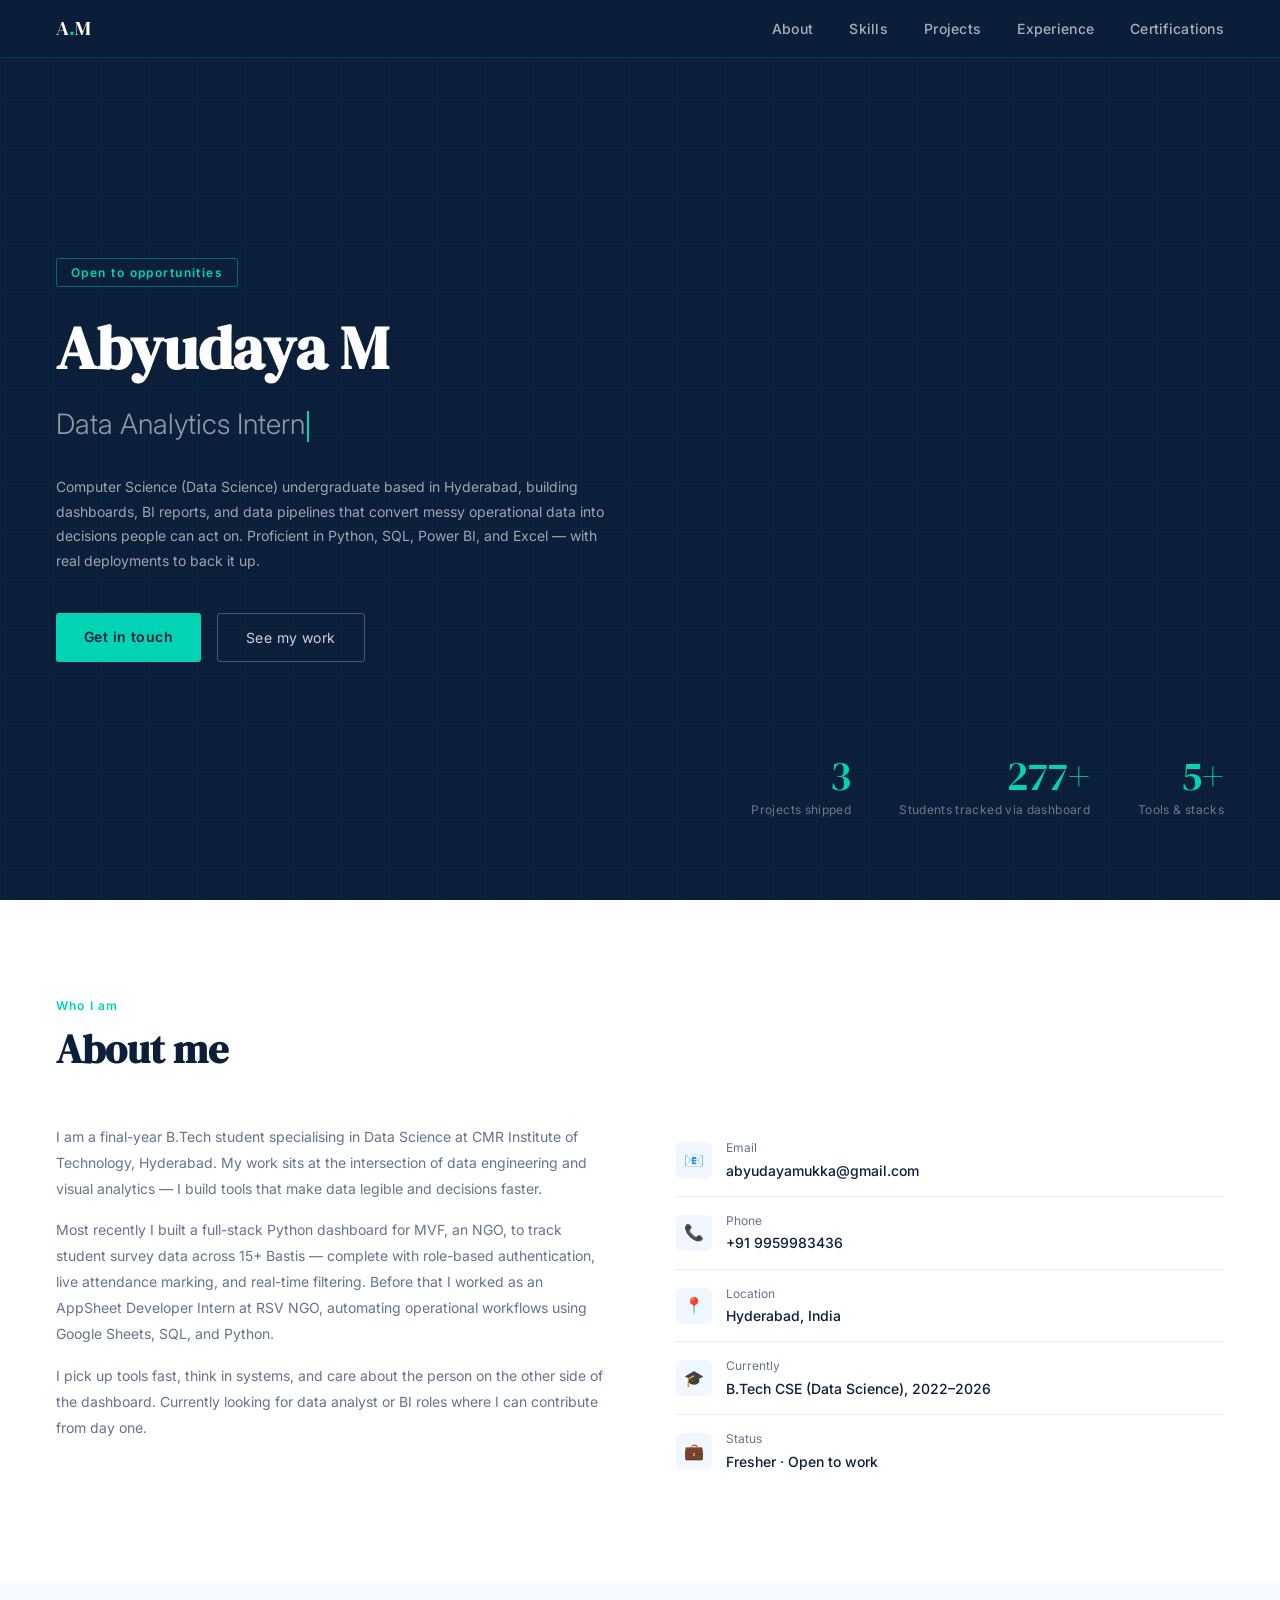
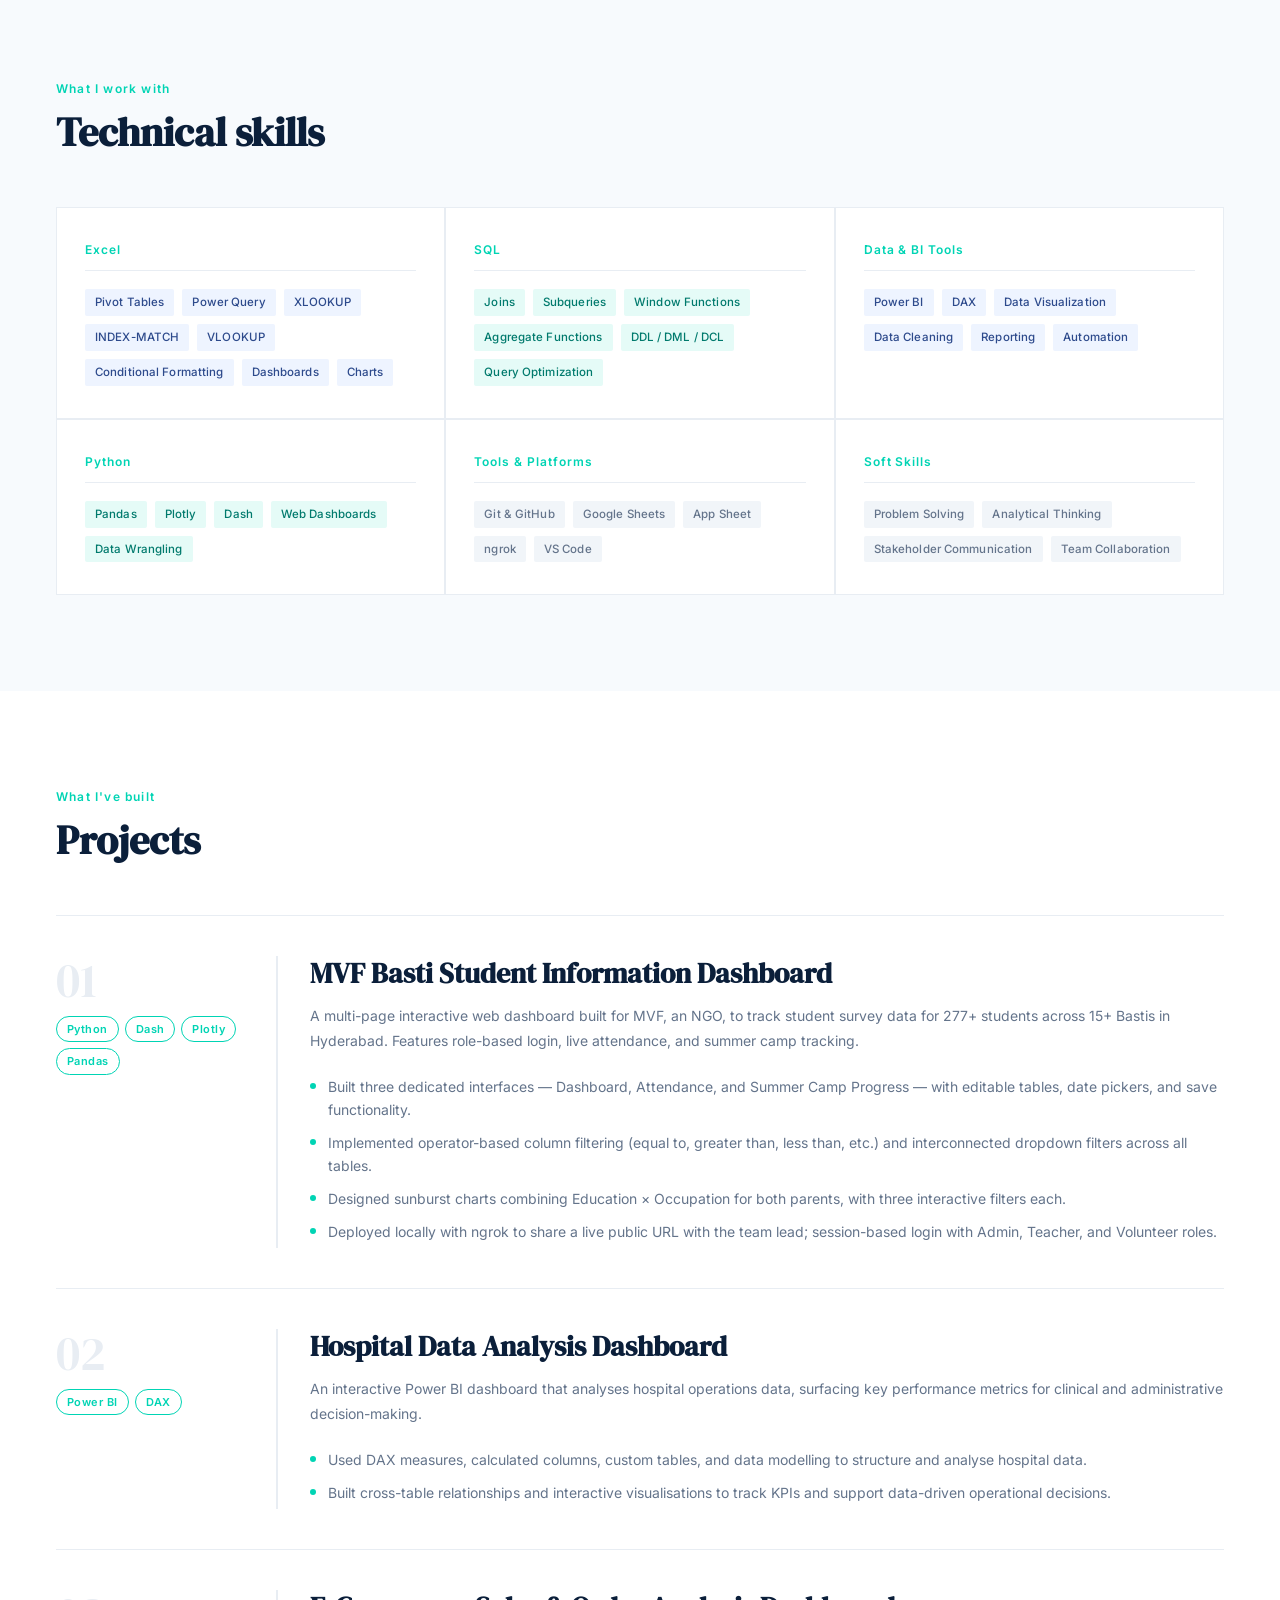
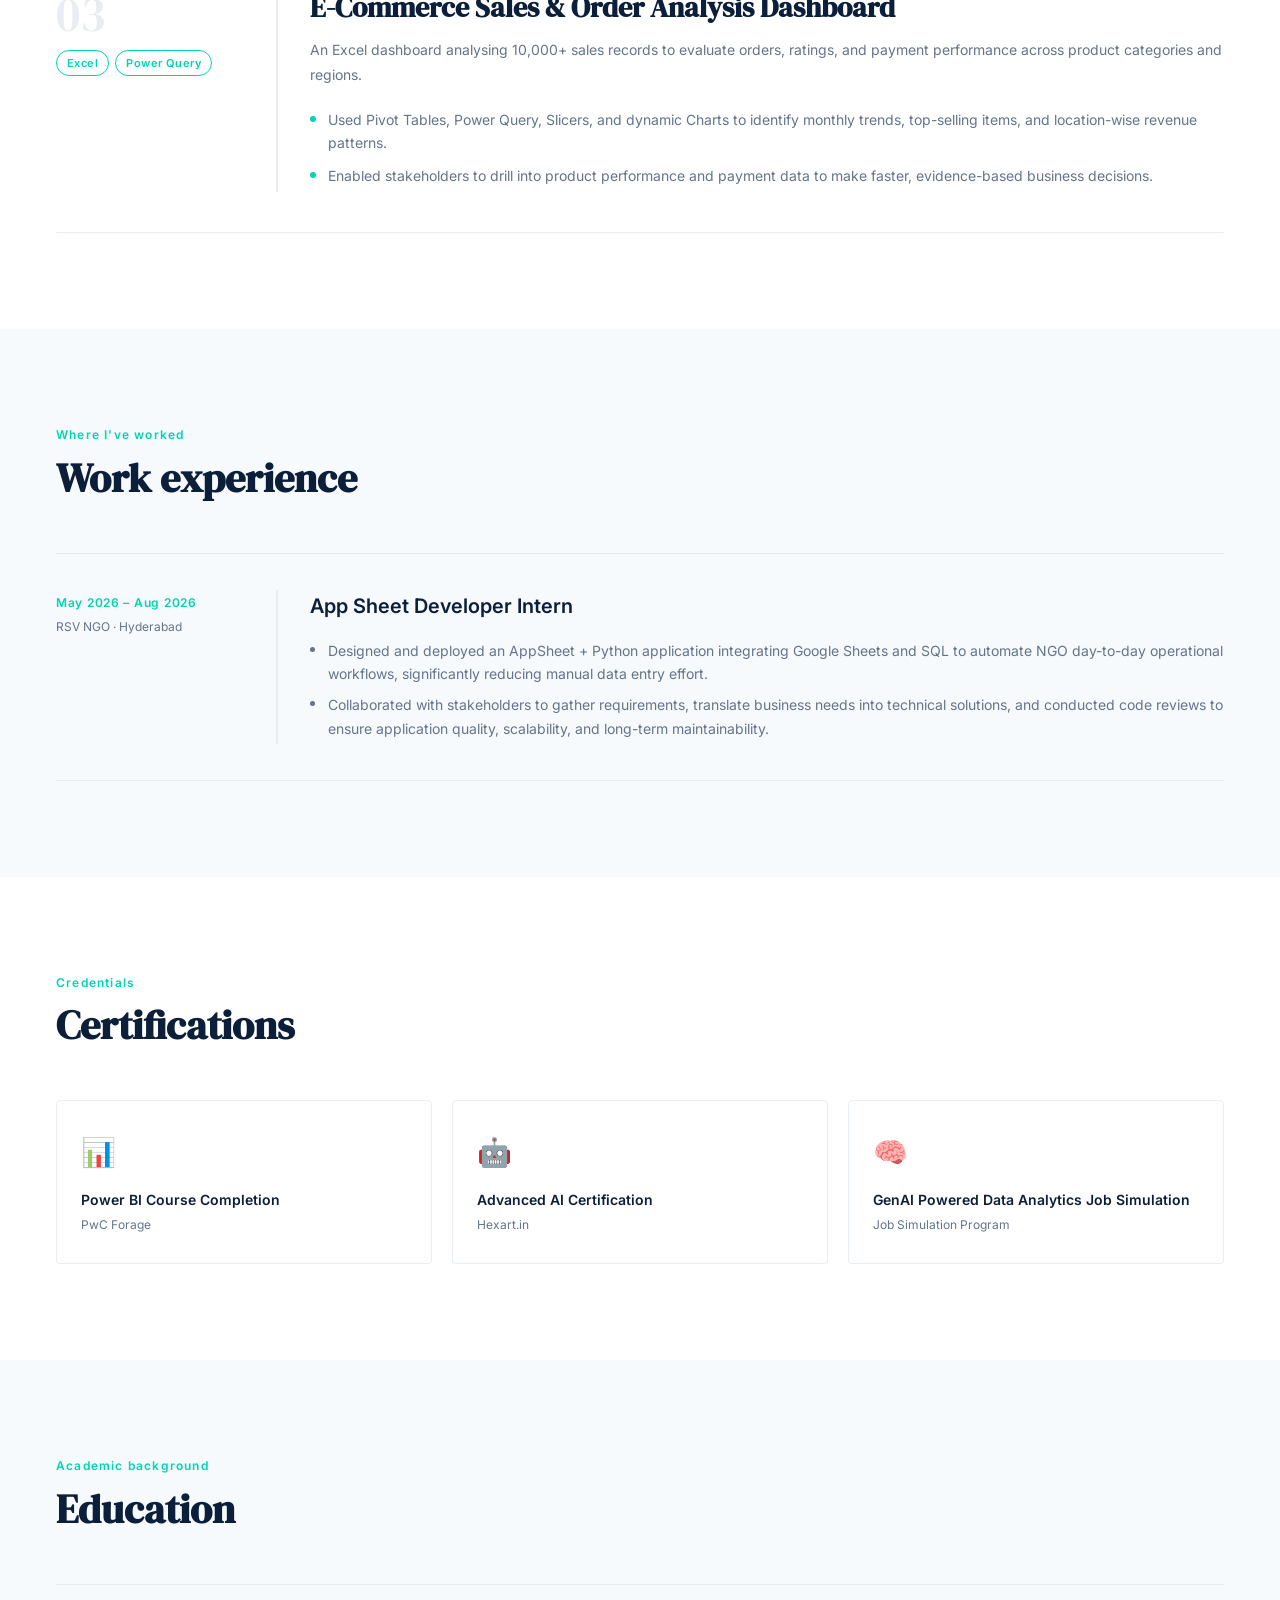
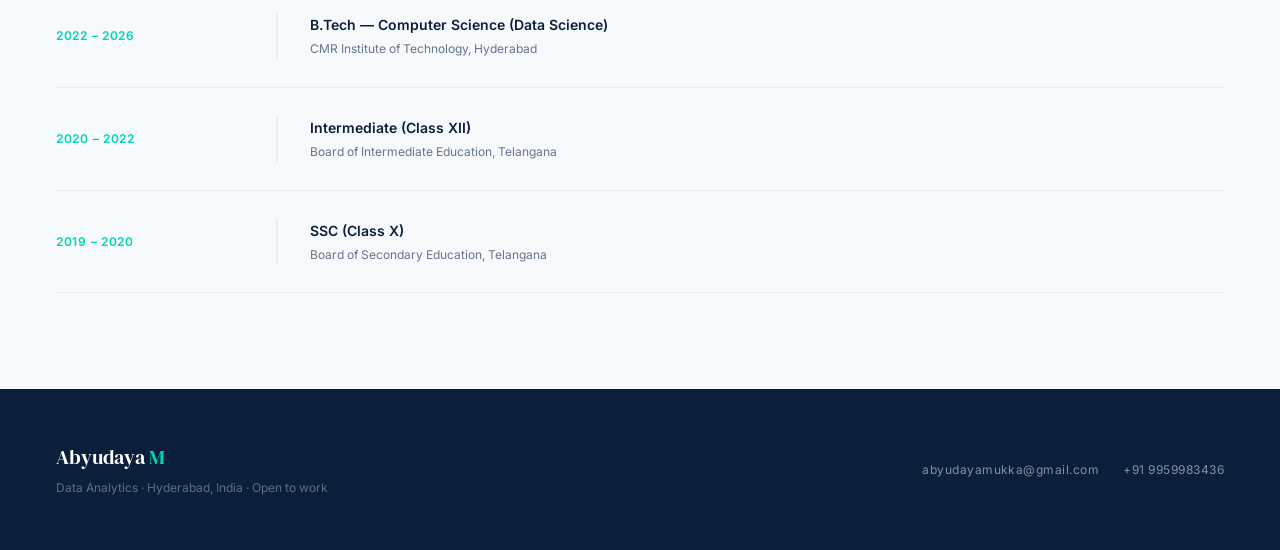
<file: index.html>
<!DOCTYPE html>
<html lang="en">
<head>
<meta charset="UTF-8"/>
<meta name="viewport" content="width=device-width, initial-scale=1.0"/>
<title>Abyudaya M — Data Analytics Portfolio</title>
<link rel="preconnect" href="https://fonts.googleapis.com"/>
<link rel="preconnect" href="https://fonts.gstatic.com" crossorigin/>
<link href="https://fonts.googleapis.com/css2?family=DM+Serif+Display&family=Inter:wght@300;400;500;600&display=swap" rel="stylesheet"/>
<link rel="stylesheet" href="style.css"/>
</head>
<body>

<!-- NAV -->
<nav>
  <div class="nav-logo">A<span>.</span>M</div>
  <ul class="nav-links">
    <li><a href="#about">About</a></li>
    <li><a href="#skills">Skills</a></li>
    <li><a href="#projects">Projects</a></li>
    <li><a href="#experience">Experience</a></li>
    <li><a href="#certifications">Certifications</a></li>
  </ul>
</nav>

<!-- HERO -->
<section id="hero">
  <div class="hero-grid"></div>
  <div class="hero-content">
    <div class="hero-tag">Open to opportunities</div>
    <h1 class="hero-name">Abyudaya M</h1>
    <div class="hero-title" id="typed-title"><span class="cursor"></span></div>
    <p class="hero-bio">
      Computer Science (Data Science) undergraduate based in Hyderabad, building
      dashboards, BI reports, and data pipelines that convert messy operational
      data into decisions people can act on. Proficient in Python, SQL, Power BI,
      and Excel — with real deployments to back it up.
    </p>
    <div class="hero-actions">
      <a href="mailto:abyudayamukka@gmail.com" class="btn-primary">Get in touch</a>
      <a href="#projects" class="btn-outline">See my work</a>
    </div>
  </div>
  <div class="hero-stats">
    <div class="stat">
      <div class="stat-num">3</div>
      <div class="stat-label">Projects shipped</div>
    </div>
    <div class="stat">
      <div class="stat-num">277+</div>
      <div class="stat-label">Students tracked via dashboard</div>
    </div>
    <div class="stat">
      <div class="stat-num">5+</div>
      <div class="stat-label">Tools & stacks</div>
    </div>
  </div>
</section>

<!-- ABOUT -->
<section id="about">
  <div class="section-label">Who I am</div>
  <h2 class="section-heading">About me</h2>
  <div class="about-grid">
    <div class="about-text">
      <p>
        I am a final-year B.Tech student specialising in Data Science at CMR Institute
        of Technology, Hyderabad. My work sits at the intersection of data engineering
        and visual analytics — I build tools that make data legible and decisions faster.
      </p>
      <p>
        Most recently I built a full-stack Python dashboard for MVF, an NGO, to track
        student survey data across 15+ Bastis — complete with role-based authentication,
        live attendance marking, and real-time filtering. Before that I worked as an
        AppSheet Developer Intern at RSV NGO, automating operational workflows using
        Google Sheets, SQL, and Python.
      </p>
      <p>
        I pick up tools fast, think in systems, and care about the person on the other
        side of the dashboard. Currently looking for data analyst or BI roles where I
        can contribute from day one.
      </p>
    </div>
    <div class="about-right">
      <ul class="contact-list">
        <li>
          <div class="contact-icon">📧</div>
          <div>
            <div class="contact-label">Email</div>
            <a href="mailto:abyudayamukka@gmail.com" class="contact-val">abyudayamukka@gmail.com</a>
          </div>
        </li>
        <li>
          <div class="contact-icon">📞</div>
          <div>
            <div class="contact-label">Phone</div>
            <div class="contact-val">+91 9959983436</div>
          </div>
        </li>
        <li>
          <div class="contact-icon">📍</div>
          <div>
            <div class="contact-label">Location</div>
            <div class="contact-val">Hyderabad, India</div>
          </div>
        </li>
        <li>
          <div class="contact-icon">🎓</div>
          <div>
            <div class="contact-label">Currently</div>
            <div class="contact-val">B.Tech CSE (Data Science), 2022–2026</div>
          </div>
        </li>
        <li>
          <div class="contact-icon">💼</div>
          <div>
            <div class="contact-label">Status</div>
            <div class="contact-val">Fresher · Open to work</div>
          </div>
        </li>
      </ul>
    </div>
  </div>
</section>

<!-- SKILLS -->
<section id="skills">
  <div class="section-label">What I work with</div>
  <h2 class="section-heading">Technical skills</h2>
  <div class="skills-grid">
    <div class="skill-group">
      <div class="skill-group-title">Excel</div>
      <div class="skill-tags">
        <span class="tag">Pivot Tables</span>
        <span class="tag">Power Query</span>
        <span class="tag">XLOOKUP</span>
        <span class="tag">INDEX-MATCH</span>
        <span class="tag">VLOOKUP</span>
        <span class="tag">Conditional Formatting</span>
        <span class="tag">Dashboards</span>
        <span class="tag">Charts</span>
      </div>
    </div>
    <div class="skill-group">
      <div class="skill-group-title">SQL</div>
      <div class="skill-tags">
        <span class="tag teal">Joins</span>
        <span class="tag teal">Subqueries</span>
        <span class="tag teal">Window Functions</span>
        <span class="tag teal">Aggregate Functions</span>
        <span class="tag teal">DDL / DML / DCL</span>
        <span class="tag teal">Query Optimization</span>
      </div>
    </div>
    <div class="skill-group">
      <div class="skill-group-title">Data & BI Tools</div>
      <div class="skill-tags">
        <span class="tag">Power BI</span>
        <span class="tag">DAX</span>
        <span class="tag">Data Visualization</span>
        <span class="tag">Data Cleaning</span>
        <span class="tag">Reporting</span>
        <span class="tag">Automation</span>
      </div>
    </div>
    <div class="skill-group">
      <div class="skill-group-title">Python</div>
      <div class="skill-tags">
        <span class="tag teal">Pandas</span>
        <span class="tag teal">Plotly</span>
        <span class="tag teal">Dash</span>
        <span class="tag teal">Web Dashboards</span>
        <span class="tag teal">Data Wrangling</span>
      </div>
    </div>
    <div class="skill-group">
      <div class="skill-group-title">Tools & Platforms</div>
      <div class="skill-tags">
        <span class="tag slate">Git & GitHub</span>
        <span class="tag slate">Google Sheets</span>
        <span class="tag slate">App Sheet</span>
        <span class="tag slate">ngrok</span>
        <span class="tag slate">VS Code</span>
      </div>
    </div>
    <div class="skill-group">
      <div class="skill-group-title">Soft Skills</div>
      <div class="skill-tags">
        <span class="tag slate">Problem Solving</span>
        <span class="tag slate">Analytical Thinking</span>
        <span class="tag slate">Stakeholder Communication</span>
        <span class="tag slate">Team Collaboration</span>
      </div>
    </div>
  </div>
</section>

<!-- PROJECTS -->
<section id="projects">
  <div class="section-label">What I've built</div>
  <h2 class="section-heading">Projects</h2>

  <div class="project-row">
    <div class="project-meta">
      <div class="project-num">01</div>
      <div class="project-tech">
        <span class="tech-pill">Python</span>
        <span class="tech-pill">Dash</span>
        <span class="tech-pill">Plotly</span>
        <span class="tech-pill">Pandas</span>
      </div>
    </div>
    <div class="project-body">
      <h3 class="project-title">MVF Basti Student Information Dashboard</h3>
      <p class="project-desc">
        A multi-page interactive web dashboard built for MVF, an NGO, to track
        student survey data for 277+ students across 15+ Bastis in Hyderabad.
        Features role-based login, live attendance, and summer camp tracking.
      </p>
      <ul class="project-bullets">
        <li>Built three dedicated interfaces — Dashboard, Attendance, and Summer Camp Progress — with editable tables, date pickers, and save functionality.</li>
        <li>Implemented operator-based column filtering (equal to, greater than, less than, etc.) and interconnected dropdown filters across all tables.</li>
        <li>Designed sunburst charts combining Education × Occupation for both parents, with three interactive filters each.</li>
        <li>Deployed locally with ngrok to share a live public URL with the team lead; session-based login with Admin, Teacher, and Volunteer roles.</li>
      </ul>
    </div>
  </div>

  <div class="project-row">
    <div class="project-meta">
      <div class="project-num">02</div>
      <div class="project-tech">
        <span class="tech-pill">Power BI</span>
        <span class="tech-pill">DAX</span>
      </div>
    </div>
    <div class="project-body">
      <h3 class="project-title">Hospital Data Analysis Dashboard</h3>
      <p class="project-desc">
        An interactive Power BI dashboard that analyses hospital operations data,
        surfacing key performance metrics for clinical and administrative decision-making.
      </p>
      <ul class="project-bullets">
        <li>Used DAX measures, calculated columns, custom tables, and data modelling to structure and analyse hospital data.</li>
        <li>Built cross-table relationships and interactive visualisations to track KPIs and support data-driven operational decisions.</li>
      </ul>
    </div>
  </div>

  <div class="project-row">
    <div class="project-meta">
      <div class="project-num">03</div>
      <div class="project-tech">
        <span class="tech-pill">Excel</span>
        <span class="tech-pill">Power Query</span>
      </div>
    </div>
    <div class="project-body">
      <h3 class="project-title">E-Commerce Sales & Order Analysis Dashboard</h3>
      <p class="project-desc">
        An Excel dashboard analysing 10,000+ sales records to evaluate orders,
        ratings, and payment performance across product categories and regions.
      </p>
      <ul class="project-bullets">
        <li>Used Pivot Tables, Power Query, Slicers, and dynamic Charts to identify monthly trends, top-selling items, and location-wise revenue patterns.</li>
        <li>Enabled stakeholders to drill into product performance and payment data to make faster, evidence-based business decisions.</li>
      </ul>
    </div>
  </div>
</section>

<!-- EXPERIENCE -->
<section id="experience">
  <div class="section-label">Where I've worked</div>
  <h2 class="section-heading">Work experience</h2>
  <div class="exp-row">
    <div>
      <div class="exp-date">May 2026 – Aug 2026</div>
      <div class="exp-org">RSV NGO · Hyderabad</div>
    </div>
    <div class="exp-body">
      <div class="exp-title">App Sheet Developer Intern</div>
      <ul class="exp-bullets">
        <li>Designed and deployed an AppSheet + Python application integrating Google Sheets and SQL to automate NGO day-to-day operational workflows, significantly reducing manual data entry effort.</li>
        <li>Collaborated with stakeholders to gather requirements, translate business needs into technical solutions, and conducted code reviews to ensure application quality, scalability, and long-term maintainability.</li>
      </ul>
    </div>
  </div>
</section>

<!-- CERTIFICATIONS -->
<section id="certifications">
  <div class="section-label">Credentials</div>
  <h2 class="section-heading">Certifications</h2>
  <div class="cert-grid">
    <div class="cert-card">
      <div class="cert-icon">📊</div>
      <div class="cert-name">Power BI Course Completion</div>
      <div class="cert-issuer">PwC Forage</div>
    </div>
    <div class="cert-card">
      <div class="cert-icon">🤖</div>
      <div class="cert-name">Advanced AI Certification</div>
      <div class="cert-issuer">Hexart.in</div>
    </div>
    <div class="cert-card">
      <div class="cert-icon">🧠</div>
      <div class="cert-name">GenAI Powered Data Analytics Job Simulation</div>
      <div class="cert-issuer">Job Simulation Program</div>
    </div>
  </div>
</section>

<!-- EDUCATION -->
<section id="education">
  <div class="section-label">Academic background</div>
  <h2 class="section-heading">Education</h2>
  <div class="edu-row">
    <div class="edu-year">2022 – 2026</div>
    <div class="edu-body">
      <div class="edu-degree">B.Tech — Computer Science (Data Science)</div>
      <div class="edu-inst">CMR Institute of Technology, Hyderabad</div>
    </div>
  </div>
  <div class="edu-row">
    <div class="edu-year">2020 – 2022</div>
    <div class="edu-body">
      <div class="edu-degree">Intermediate (Class XII)</div>
      <div class="edu-inst">Board of Intermediate Education, Telangana</div>
    </div>
  </div>
  <div class="edu-row">
    <div class="edu-year">2019 – 2020</div>
    <div class="edu-body">
      <div class="edu-degree">SSC (Class X)</div>
      <div class="edu-inst">Board of Secondary Education, Telangana</div>
    </div>
  </div>
</section>

<!-- FOOTER -->
<footer>
  <div>
    <div class="footer-name">Abyudaya <span>M</span></div>
    <div class="footer-note">Data Analytics · Hyderabad, India · Open to work</div>
  </div>
  <div class="footer-links">
    <a href="mailto:abyudayamukka@gmail.com">abyudayamukka@gmail.com</a>
    <a href="tel:+919959983436">+91 9959983436</a>
  </div>
</footer>
<script src="script.js"></script>
</body>
</html>
</file>
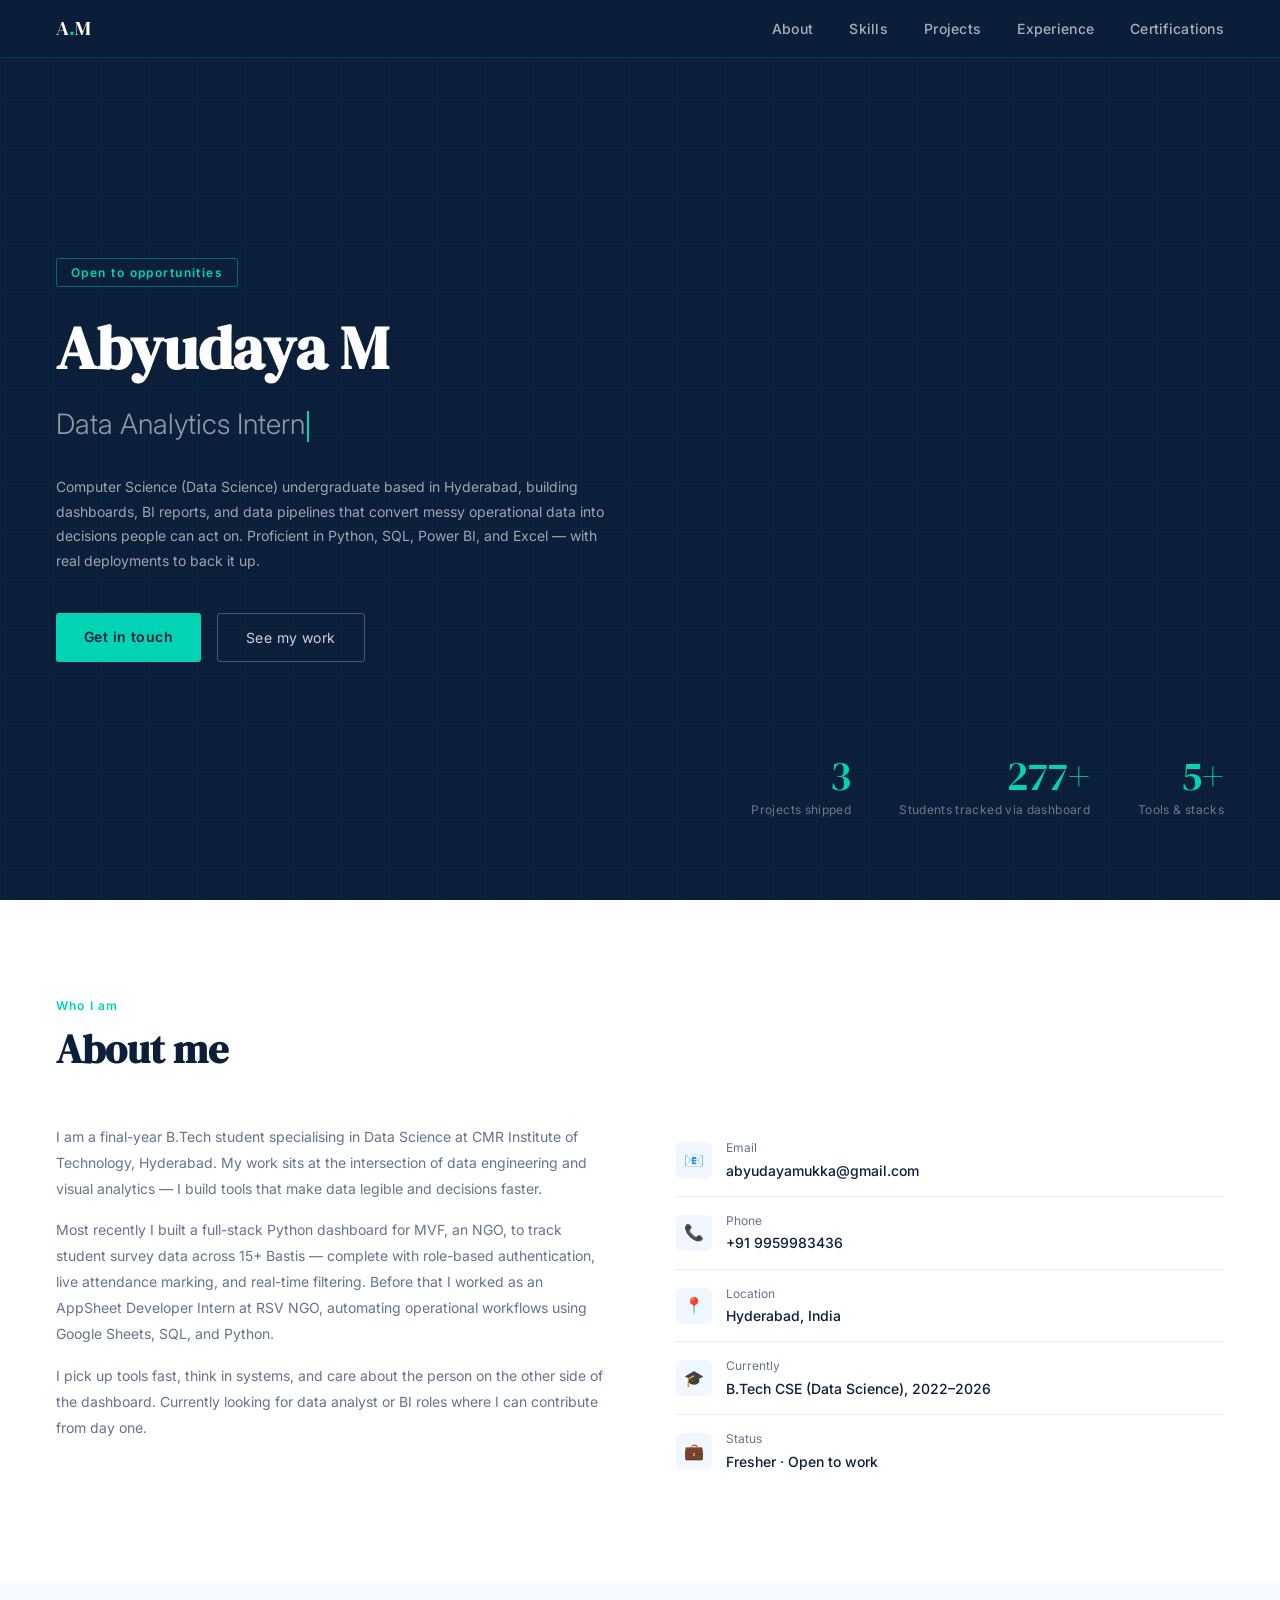
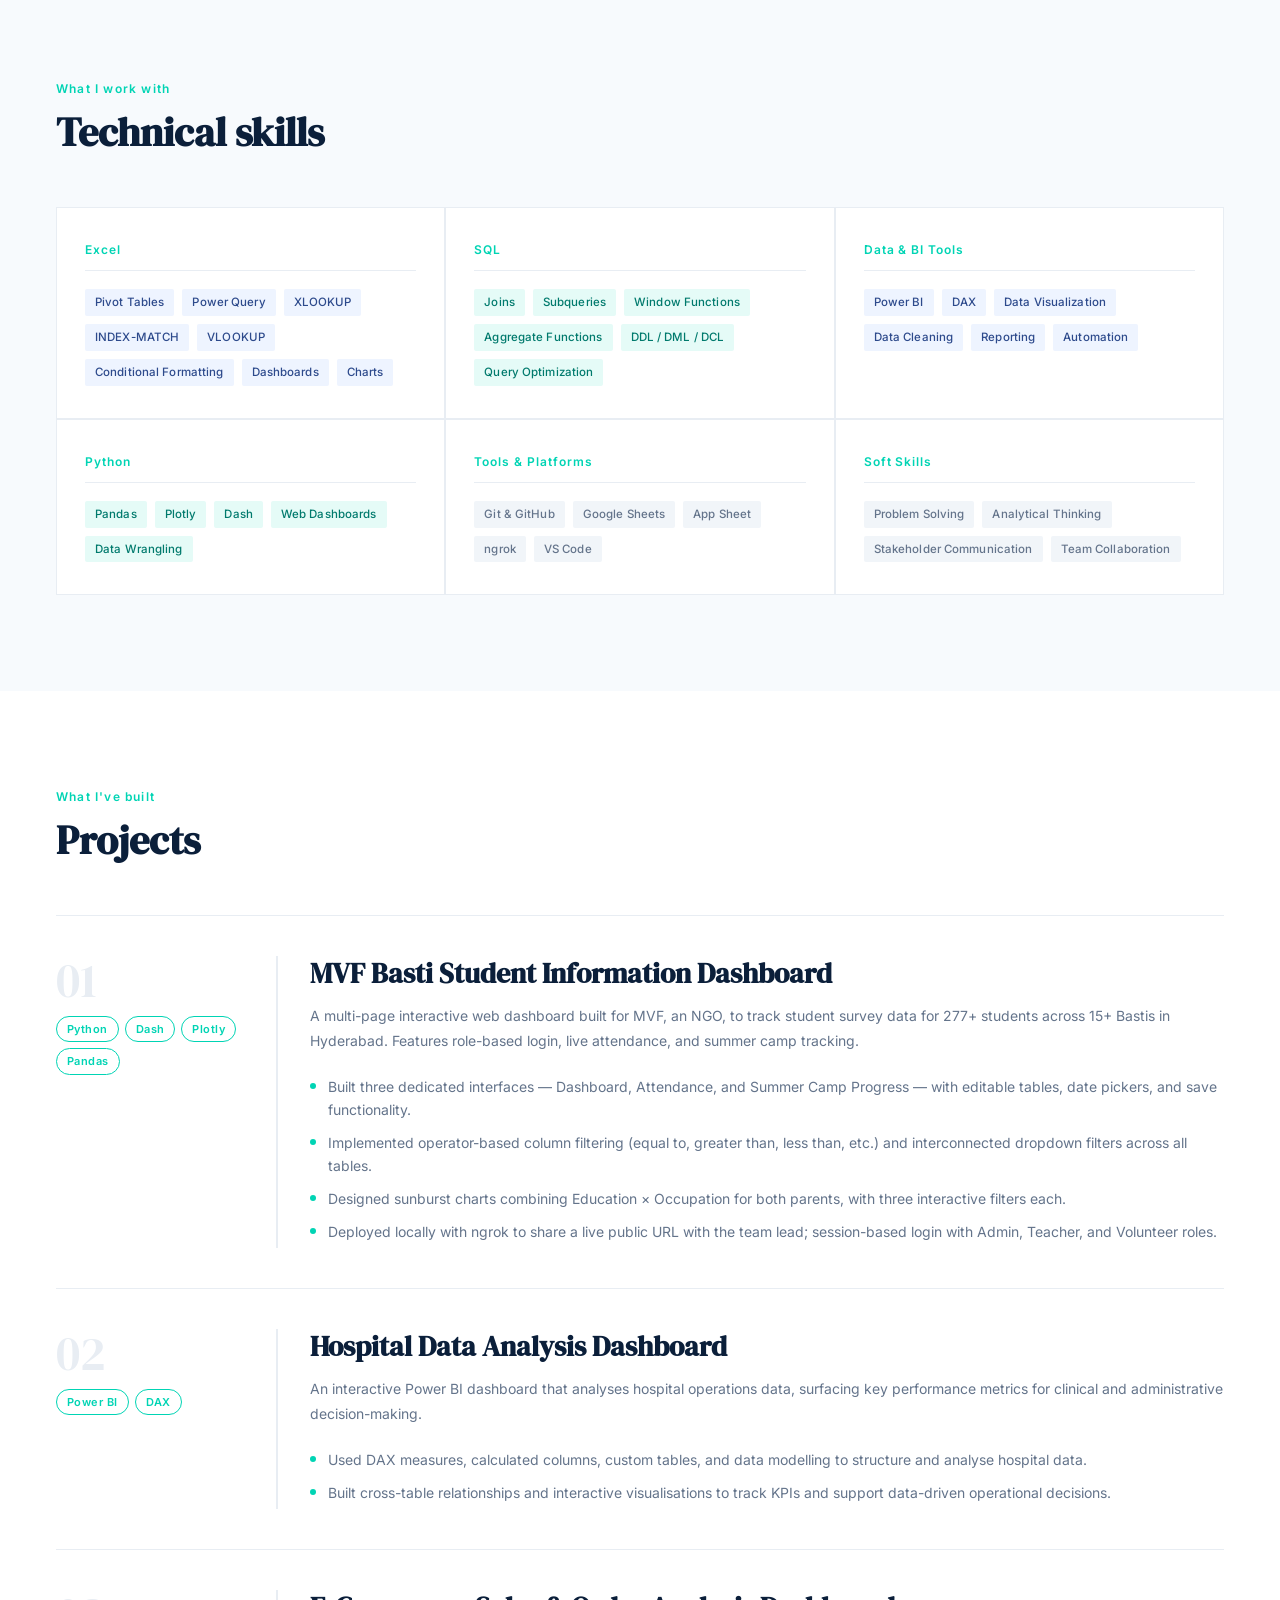
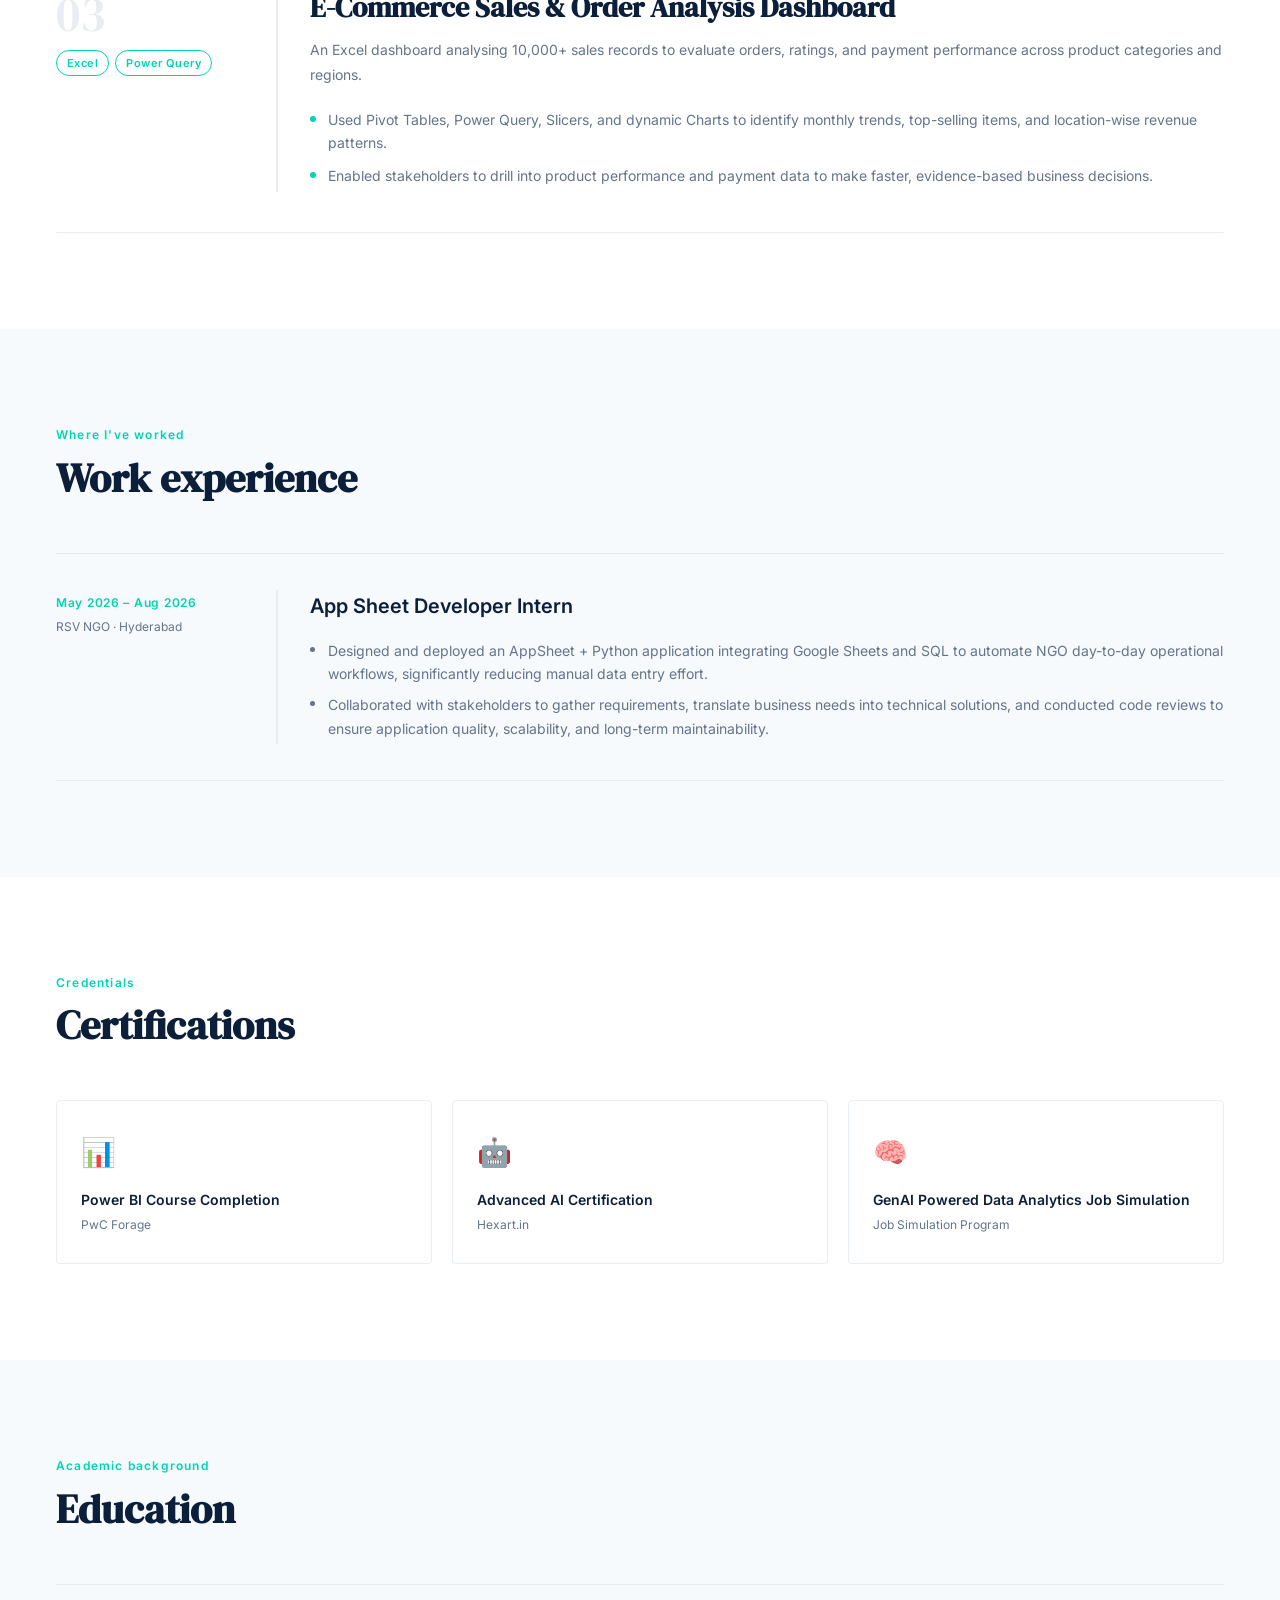
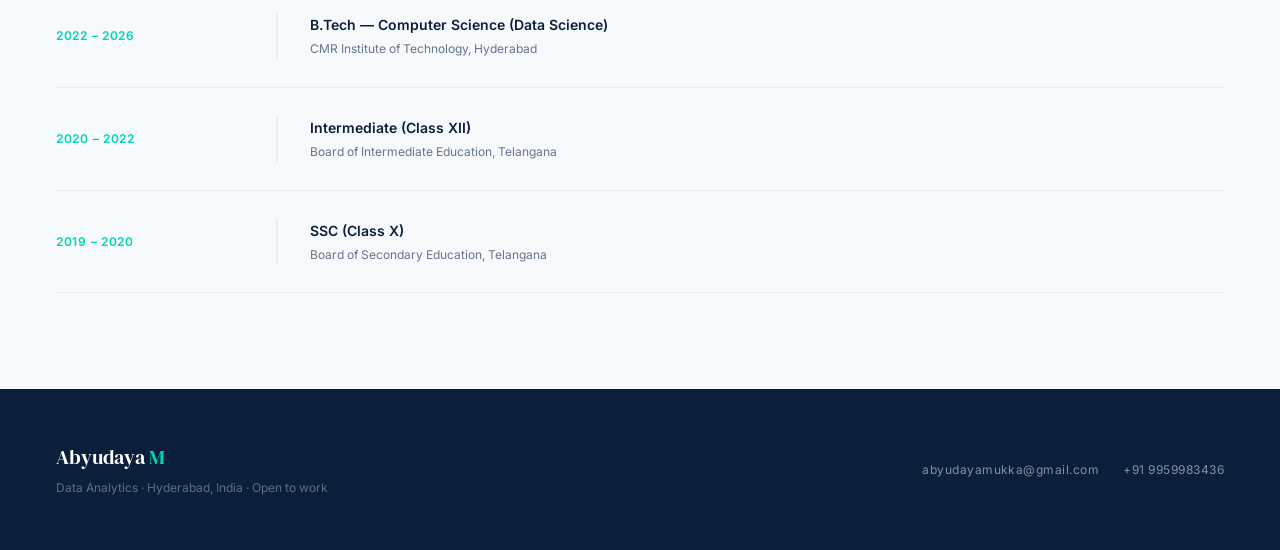
<file: main.html.html>
<!DOCTYPE html>
<html lang="en">
<head>
<meta charset="UTF-8"/>
<meta name="viewport" content="width=device-width, initial-scale=1.0"/>
<title>Abyudaya M — Data Analytics Portfolio</title>
<link rel="preconnect" href="https://fonts.googleapis.com"/>
<link rel="preconnect" href="https://fonts.gstatic.com" crossorigin/>
<link href="https://fonts.googleapis.com/css2?family=DM+Serif+Display&family=Inter:wght@300;400;500;600&display=swap" rel="stylesheet"/>
<style>
  *, *::before, *::after { box-sizing: border-box; margin: 0; padding: 0; }

  :root {
    --navy:   #0B1F3A;
    --navy2:  #112845;
    --teal:   #00D4B4;
    --slate:  #64748B;
    --light:  #E8EDF3;
    --white:  #FFFFFF;
    --fs-xs:  0.75rem;
    --fs-sm:  0.875rem;
    --fs-md:  1rem;
    --fs-lg:  1.25rem;
    --fs-xl:  1.75rem;
    --fs-2xl: 2.5rem;
    --fs-3xl: 3.8rem;
  }

  html { scroll-behavior: smooth; }

  body {
    font-family: 'Inter', sans-serif;
    background: var(--white);
    color: var(--navy);
    line-height: 1.65;
    font-size: var(--fs-md);
  }

  /* ── NAV ───────────────────────────────────────────────── */
  nav {
    position: fixed; top: 0; left: 0; right: 0; z-index: 100;
    background: rgba(11,31,58,0.96);
    backdrop-filter: blur(8px);
    display: flex; justify-content: space-between; align-items: center;
    padding: 0 56px; height: 58px;
    border-bottom: 1px solid rgba(0,212,180,0.15);
  }
  .nav-logo {
    font-family: 'DM Serif Display', serif;
    color: var(--white); font-size: var(--fs-lg);
    letter-spacing: 0.01em;
  }
  .nav-logo span { color: var(--teal); }
  .nav-links { display: flex; gap: 36px; list-style: none; }
  .nav-links a {
    color: rgba(255,255,255,0.65); text-decoration: none;
    font-size: var(--fs-sm); font-weight: 500; letter-spacing: 0.02em;
    transition: color 0.2s;
  }
  .nav-links a:hover { color: var(--teal); }

  /* ── HERO ──────────────────────────────────────────────── */
  #hero {
    min-height: 100vh;
    background: var(--navy);
    display: flex; align-items: center;
    padding: 100px 56px 80px;
    position: relative; overflow: hidden;
  }
  .hero-grid {
    position: absolute; inset: 0; opacity: 0.04;
    background-image:
      linear-gradient(rgba(0,212,180,1) 1px, transparent 1px),
      linear-gradient(90deg, rgba(0,212,180,1) 1px, transparent 1px);
    background-size: 48px 48px;
  }
  .hero-content { position: relative; max-width: 760px; }
  .hero-tag {
    display: inline-block;
    color: var(--teal); font-size: var(--fs-xs);
    font-weight: 600; letter-spacing: 0.12em;
    border: 1px solid rgba(0,212,180,0.4);
    padding: 4px 14px; border-radius: 2px; margin-bottom: 28px;
  }
  .hero-name {
    font-family: 'DM Serif Display', serif;
    font-size: var(--fs-3xl);
    color: var(--white);
    line-height: 1.08;
    margin-bottom: 20px;
  }
  .hero-title {
    font-size: var(--fs-xl);
    color: rgba(255,255,255,0.55);
    font-weight: 300;
    margin-bottom: 28px;
    min-height: 2.2rem;
  }
  .cursor {
    display: inline-block; width: 2px; height: 1.1em;
    background: var(--teal); margin-left: 2px;
    animation: blink 1s step-end infinite;
    vertical-align: middle;
  }
  @keyframes blink { 50% { opacity: 0; } }
  .hero-bio {
    color: rgba(255,255,255,0.6);
    font-size: var(--fs-sm); line-height: 1.75;
    max-width: 560px; margin-bottom: 40px;
  }
  .hero-actions { display: flex; gap: 16px; flex-wrap: wrap; }
  .btn-primary {
    background: var(--teal); color: var(--navy);
    padding: 12px 28px; border-radius: 3px;
    font-weight: 600; font-size: var(--fs-sm);
    text-decoration: none; letter-spacing: 0.03em;
    transition: opacity 0.2s;
  }
  .btn-primary:hover { opacity: 0.85; }
  .btn-outline {
    border: 1px solid rgba(255,255,255,0.25);
    color: rgba(255,255,255,0.8);
    padding: 12px 28px; border-radius: 3px;
    font-size: var(--fs-sm); text-decoration: none;
    letter-spacing: 0.03em; transition: border-color 0.2s, color 0.2s;
  }
  .btn-outline:hover { border-color: var(--teal); color: var(--teal); }
  .hero-stats {
    position: absolute; right: 56px; bottom: 80px;
    display: flex; gap: 48px;
  }
  .stat { text-align: right; }
  .stat-num {
    font-family: 'DM Serif Display', serif;
    font-size: var(--fs-2xl); color: var(--teal); line-height: 1;
  }
  .stat-label {
    font-size: var(--fs-xs); color: rgba(255,255,255,0.4);
    text-transform: none; letter-spacing: 0.03em; margin-top: 4px;
  }

  /* ── SECTION SHARED ─────────────────────────────────────── */
  section { padding: 96px 56px; }
  .section-label {
    font-size: var(--fs-xs); font-weight: 600;
    color: var(--teal); letter-spacing: 0.1em;
    margin-bottom: 10px;
  }
  .section-heading {
    font-family: 'DM Serif Display', serif;
    font-size: var(--fs-2xl); color: var(--navy);
    line-height: 1.15; margin-bottom: 52px;
  }

  /* ── ABOUT ──────────────────────────────────────────────── */
  #about { background: var(--white); }
  .about-grid {
    display: grid;
    grid-template-columns: 1fr 1fr;
    gap: 72px; align-items: start;
  }
  .about-text p {
    color: var(--slate); font-size: var(--fs-sm);
    line-height: 1.85; margin-bottom: 16px;
  }
  .about-text p:last-child { margin-bottom: 0; }
  .about-right {}
  .contact-list { list-style: none; }
  .contact-list li {
    display: flex; align-items: center; gap: 14px;
    padding: 14px 0; border-bottom: 1px solid var(--light);
    font-size: var(--fs-sm); color: var(--navy);
  }
  .contact-list li:last-child { border-bottom: none; }
  .contact-icon {
    width: 36px; height: 36px; border-radius: 6px;
    background: #F0F7FF;
    display: flex; align-items: center; justify-content: center;
    font-size: 16px; flex-shrink: 0;
  }
  .contact-label { font-size: var(--fs-xs); color: var(--slate); margin-bottom: 1px; }
  .contact-val { font-weight: 500; }
  a.contact-val { color: var(--navy); text-decoration: none; }
  a.contact-val:hover { color: var(--teal); }

  /* ── SKILLS ─────────────────────────────────────────────── */
  #skills { background: #F7FAFD; }
  .skills-grid {
    display: grid;
    grid-template-columns: repeat(3, 1fr);
    gap: 2px; background: var(--light);
    border: 1px solid var(--light);
  }
  .skill-group {
    background: var(--white);
    padding: 32px 28px;
  }
  .skill-group-title {
    font-size: var(--fs-xs); font-weight: 600;
    color: var(--teal); letter-spacing: 0.08em;
    margin-bottom: 18px; padding-bottom: 10px;
    border-bottom: 1px solid var(--light);
  }
  .skill-tags { display: flex; flex-wrap: wrap; gap: 8px; }
  .tag {
    font-size: 11.5px; font-weight: 500;
    background: #EEF4FF; color: #2D4A8C;
    padding: 4px 10px; border-radius: 2px;
    letter-spacing: 0.01em;
  }
  .tag.teal { background: rgba(0,212,180,0.1); color: #007A6D; }
  .tag.slate { background: #F1F5F9; color: var(--slate); }

  /* ── PROJECTS ───────────────────────────────────────────── */
  #projects { background: var(--white); }
  .project-row {
    display: grid;
    grid-template-columns: 220px 1fr;
    gap: 0;
    border-top: 1px solid var(--light);
    padding: 40px 0;
    align-items: start;
  }
  .project-row:last-child { border-bottom: 1px solid var(--light); }
  .project-meta {}
  .project-num {
    font-family: 'DM Serif Display', serif;
    font-size: 3rem; color: var(--light);
    line-height: 1; margin-bottom: 8px;
  }
  .project-tech { display: flex; flex-wrap: wrap; gap: 6px; margin-top: 12px; }
  .tech-pill {
    font-size: 11px; font-weight: 600;
    border: 1px solid var(--teal);
    color: var(--teal); padding: 3px 10px;
    border-radius: 20px; letter-spacing: 0.04em;
  }
  .project-body { padding-left: 32px; border-left: 2px solid var(--light); }
  .project-title {
    font-family: 'DM Serif Display', serif;
    font-size: var(--fs-xl); color: var(--navy);
    margin-bottom: 12px; line-height: 1.25;
  }
  .project-desc {
    font-size: var(--fs-sm); color: var(--slate);
    line-height: 1.8; margin-bottom: 16px;
  }
  .project-bullets { list-style: none; padding: 0; }
  .project-bullets li {
    font-size: var(--fs-sm); color: var(--slate);
    padding: 5px 0 5px 18px; position: relative; line-height: 1.65;
  }
  .project-bullets li::before {
    content: '';
    position: absolute; left: 0; top: 13px;
    width: 6px; height: 6px;
    border-radius: 50%; background: var(--teal);
  }

  /* ── EXPERIENCE ─────────────────────────────────────────── */
  #experience { background: #F7FAFD; }
  .exp-row {
    display: grid;
    grid-template-columns: 220px 1fr;
    border-top: 1px solid var(--light); padding: 36px 0;
  }
  .exp-row:last-child { border-bottom: 1px solid var(--light); }
  .exp-date {
    font-size: var(--fs-xs); color: var(--teal);
    font-weight: 600; letter-spacing: 0.06em; padding-top: 3px;
  }
  .exp-org { font-size: var(--fs-xs); color: var(--slate); margin-top: 4px; }
  .exp-body { padding-left: 32px; border-left: 2px solid var(--light); }
  .exp-title {
    font-size: var(--fs-lg); font-weight: 600;
    color: var(--navy); margin-bottom: 12px;
  }
  .exp-bullets { list-style: none; }
  .exp-bullets li {
    font-size: var(--fs-sm); color: var(--slate);
    padding: 4px 0 4px 18px; position: relative; line-height: 1.65;
  }
  .exp-bullets li::before {
    content: '';
    position: absolute; left: 0; top: 12px;
    width: 5px; height: 5px;
    border-radius: 50%; background: var(--slate);
  }

  /* ── CERTIFICATIONS ─────────────────────────────────────── */
  #certifications { background: var(--white); }
  .cert-grid {
    display: grid;
    grid-template-columns: repeat(3, 1fr);
    gap: 20px;
  }
  .cert-card {
    border: 1px solid var(--light);
    padding: 28px 24px;
    border-radius: 4px;
    transition: border-color 0.2s;
  }
  .cert-card:hover { border-color: var(--teal); }
  .cert-icon { font-size: 28px; margin-bottom: 14px; }
  .cert-name {
    font-weight: 600; font-size: var(--fs-sm);
    color: var(--navy); line-height: 1.4;
  }
  .cert-issuer {
    font-size: var(--fs-xs); color: var(--slate); margin-top: 6px;
  }

  /* ── EDUCATION ──────────────────────────────────────────── */
  #education { background: #F7FAFD; }
  .edu-row {
    display: grid; grid-template-columns: 220px 1fr;
    border-top: 1px solid var(--light); padding: 28px 0;
    align-items: center;
  }
  .edu-row:last-child { border-bottom: 1px solid var(--light); }
  .edu-year { font-size: var(--fs-xs); color: var(--teal); font-weight: 600; letter-spacing: 0.06em; }
  .edu-body { padding-left: 32px; border-left: 2px solid var(--light); }
  .edu-degree { font-weight: 600; font-size: var(--fs-sm); color: var(--navy); }
  .edu-inst { font-size: var(--fs-xs); color: var(--slate); margin-top: 3px; }

  /* ── FOOTER ─────────────────────────────────────────────── */
  footer {
    background: var(--navy);
    padding: 52px 56px;
    display: flex; justify-content: space-between; align-items: center;
    flex-wrap: wrap; gap: 20px;
  }
  .footer-name {
    font-family: 'DM Serif Display', serif;
    color: var(--white); font-size: var(--fs-lg);
  }
  .footer-name span { color: var(--teal); }
  .footer-note { font-size: var(--fs-xs); color: rgba(255,255,255,0.35); margin-top: 4px; }
  .footer-links { display: flex; gap: 24px; }
  .footer-links a {
    font-size: var(--fs-xs); color: rgba(255,255,255,0.5);
    text-decoration: none; letter-spacing: 0.04em;
    transition: color 0.2s;
  }
  .footer-links a:hover { color: var(--teal); }

  /* ── RESPONSIVE ─────────────────────────────────────────── */
  @media (max-width: 768px) {
    nav { padding: 0 24px; }
    section, #hero, footer { padding-left: 24px; padding-right: 24px; }
    .hero-name { font-size: 2.4rem; }
    .hero-stats { position: static; margin-top: 48px; flex-direction: row; justify-content: flex-start; gap: 36px; }
    .about-grid, .skills-grid, .cert-grid { grid-template-columns: 1fr; }
    .project-row, .exp-row, .edu-row { grid-template-columns: 1fr; }
    .project-body, .exp-body, .edu-body { padding-left: 0; border-left: none; border-top: 1px solid var(--light); padding-top: 20px; margin-top: 12px; }
    .nav-links { display: none; }
  }
</style>
</head>
<body>

<!-- NAV -->
<nav>
  <div class="nav-logo">A<span>.</span>M</div>
  <ul class="nav-links">
    <li><a href="#about">About</a></li>
    <li><a href="#skills">Skills</a></li>
    <li><a href="#projects">Projects</a></li>
    <li><a href="#experience">Experience</a></li>
    <li><a href="#certifications">Certifications</a></li>
  </ul>
</nav>

<!-- HERO -->
<section id="hero">
  <div class="hero-grid"></div>
  <div class="hero-content">
    <div class="hero-tag">Open to opportunities</div>
    <h1 class="hero-name">Abyudaya M</h1>
    <div class="hero-title" id="typed-title"><span class="cursor"></span></div>
    <p class="hero-bio">
      Computer Science (Data Science) undergraduate based in Hyderabad, building
      dashboards, BI reports, and data pipelines that convert messy operational
      data into decisions people can act on. Proficient in Python, SQL, Power BI,
      and Excel — with real deployments to back it up.
    </p>
    <div class="hero-actions">
      <a href="mailto:abyudayamukka@gmail.com" class="btn-primary">Get in touch</a>
      <a href="#projects" class="btn-outline">See my work</a>
    </div>
  </div>
  <div class="hero-stats">
    <div class="stat">
      <div class="stat-num">3</div>
      <div class="stat-label">Projects shipped</div>
    </div>
    <div class="stat">
      <div class="stat-num">277+</div>
      <div class="stat-label">Students tracked via dashboard</div>
    </div>
    <div class="stat">
      <div class="stat-num">5+</div>
      <div class="stat-label">Tools & stacks</div>
    </div>
  </div>
</section>

<!-- ABOUT -->
<section id="about">
  <div class="section-label">Who I am</div>
  <h2 class="section-heading">About me</h2>
  <div class="about-grid">
    <div class="about-text">
      <p>
        I am a final-year B.Tech student specialising in Data Science at CMR Institute
        of Technology, Hyderabad. My work sits at the intersection of data engineering
        and visual analytics — I build tools that make data legible and decisions faster.
      </p>
      <p>
        Most recently I built a full-stack Python dashboard for MVF, an NGO, to track
        student survey data across 15+ Bastis — complete with role-based authentication,
        live attendance marking, and real-time filtering. Before that I worked as an
        AppSheet Developer Intern at RSV NGO, automating operational workflows using
        Google Sheets, SQL, and Python.
      </p>
      <p>
        I pick up tools fast, think in systems, and care about the person on the other
        side of the dashboard. Currently looking for data analyst or BI roles where I
        can contribute from day one.
      </p>
    </div>
    <div class="about-right">
      <ul class="contact-list">
        <li>
          <div class="contact-icon">📧</div>
          <div>
            <div class="contact-label">Email</div>
            <a href="mailto:abyudayamukka@gmail.com" class="contact-val">abyudayamukka@gmail.com</a>
          </div>
        </li>
        <li>
          <div class="contact-icon">📞</div>
          <div>
            <div class="contact-label">Phone</div>
            <div class="contact-val">+91 9959983436</div>
          </div>
        </li>
        <li>
          <div class="contact-icon">📍</div>
          <div>
            <div class="contact-label">Location</div>
            <div class="contact-val">Hyderabad, India</div>
          </div>
        </li>
        <li>
          <div class="contact-icon">🎓</div>
          <div>
            <div class="contact-label">Currently</div>
            <div class="contact-val">B.Tech CSE (Data Science), 2022–2026</div>
          </div>
        </li>
        <li>
          <div class="contact-icon">💼</div>
          <div>
            <div class="contact-label">Status</div>
            <div class="contact-val">Fresher · Open to work</div>
          </div>
        </li>
      </ul>
    </div>
  </div>
</section>

<!-- SKILLS -->
<section id="skills">
  <div class="section-label">What I work with</div>
  <h2 class="section-heading">Technical skills</h2>
  <div class="skills-grid">
    <div class="skill-group">
      <div class="skill-group-title">Excel</div>
      <div class="skill-tags">
        <span class="tag">Pivot Tables</span>
        <span class="tag">Power Query</span>
        <span class="tag">XLOOKUP</span>
        <span class="tag">INDEX-MATCH</span>
        <span class="tag">VLOOKUP</span>
        <span class="tag">Conditional Formatting</span>
        <span class="tag">Dashboards</span>
        <span class="tag">Charts</span>
      </div>
    </div>
    <div class="skill-group">
      <div class="skill-group-title">SQL</div>
      <div class="skill-tags">
        <span class="tag teal">Joins</span>
        <span class="tag teal">Subqueries</span>
        <span class="tag teal">Window Functions</span>
        <span class="tag teal">Aggregate Functions</span>
        <span class="tag teal">DDL / DML / DCL</span>
        <span class="tag teal">Query Optimization</span>
      </div>
    </div>
    <div class="skill-group">
      <div class="skill-group-title">Data & BI Tools</div>
      <div class="skill-tags">
        <span class="tag">Power BI</span>
        <span class="tag">DAX</span>
        <span class="tag">Data Visualization</span>
        <span class="tag">Data Cleaning</span>
        <span class="tag">Reporting</span>
        <span class="tag">Automation</span>
      </div>
    </div>
    <div class="skill-group">
      <div class="skill-group-title">Python</div>
      <div class="skill-tags">
        <span class="tag teal">Pandas</span>
        <span class="tag teal">Plotly</span>
        <span class="tag teal">Dash</span>
        <span class="tag teal">Web Dashboards</span>
        <span class="tag teal">Data Wrangling</span>
      </div>
    </div>
    <div class="skill-group">
      <div class="skill-group-title">Tools & Platforms</div>
      <div class="skill-tags">
        <span class="tag slate">Git & GitHub</span>
        <span class="tag slate">Google Sheets</span>
        <span class="tag slate">App Sheet</span>
        <span class="tag slate">ngrok</span>
        <span class="tag slate">VS Code</span>
      </div>
    </div>
    <div class="skill-group">
      <div class="skill-group-title">Soft Skills</div>
      <div class="skill-tags">
        <span class="tag slate">Problem Solving</span>
        <span class="tag slate">Analytical Thinking</span>
        <span class="tag slate">Stakeholder Communication</span>
        <span class="tag slate">Team Collaboration</span>
      </div>
    </div>
  </div>
</section>

<!-- PROJECTS -->
<section id="projects">
  <div class="section-label">What I've built</div>
  <h2 class="section-heading">Projects</h2>

  <div class="project-row">
    <div class="project-meta">
      <div class="project-num">01</div>
      <div class="project-tech">
        <span class="tech-pill">Python</span>
        <span class="tech-pill">Dash</span>
        <span class="tech-pill">Plotly</span>
        <span class="tech-pill">Pandas</span>
      </div>
    </div>
    <div class="project-body">
      <h3 class="project-title">MVF Basti Student Information Dashboard</h3>
      <p class="project-desc">
        A multi-page interactive web dashboard built for MVF, an NGO, to track
        student survey data for 277+ students across 15+ Bastis in Hyderabad.
        Features role-based login, live attendance, and summer camp tracking.
      </p>
      <ul class="project-bullets">
        <li>Built three dedicated interfaces — Dashboard, Attendance, and Summer Camp Progress — with editable tables, date pickers, and save functionality.</li>
        <li>Implemented operator-based column filtering (equal to, greater than, less than, etc.) and interconnected dropdown filters across all tables.</li>
        <li>Designed sunburst charts combining Education × Occupation for both parents, with three interactive filters each.</li>
        <li>Deployed locally with ngrok to share a live public URL with the team lead; session-based login with Admin, Teacher, and Volunteer roles.</li>
      </ul>
    </div>
  </div>

  <div class="project-row">
    <div class="project-meta">
      <div class="project-num">02</div>
      <div class="project-tech">
        <span class="tech-pill">Power BI</span>
        <span class="tech-pill">DAX</span>
      </div>
    </div>
    <div class="project-body">
      <h3 class="project-title">Hospital Data Analysis Dashboard</h3>
      <p class="project-desc">
        An interactive Power BI dashboard that analyses hospital operations data,
        surfacing key performance metrics for clinical and administrative decision-making.
      </p>
      <ul class="project-bullets">
        <li>Used DAX measures, calculated columns, custom tables, and data modelling to structure and analyse hospital data.</li>
        <li>Built cross-table relationships and interactive visualisations to track KPIs and support data-driven operational decisions.</li>
      </ul>
    </div>
  </div>

  <div class="project-row">
    <div class="project-meta">
      <div class="project-num">03</div>
      <div class="project-tech">
        <span class="tech-pill">Excel</span>
        <span class="tech-pill">Power Query</span>
      </div>
    </div>
    <div class="project-body">
      <h3 class="project-title">E-Commerce Sales & Order Analysis Dashboard</h3>
      <p class="project-desc">
        An Excel dashboard analysing 10,000+ sales records to evaluate orders,
        ratings, and payment performance across product categories and regions.
      </p>
      <ul class="project-bullets">
        <li>Used Pivot Tables, Power Query, Slicers, and dynamic Charts to identify monthly trends, top-selling items, and location-wise revenue patterns.</li>
        <li>Enabled stakeholders to drill into product performance and payment data to make faster, evidence-based business decisions.</li>
      </ul>
    </div>
  </div>
</section>

<!-- EXPERIENCE -->
<section id="experience">
  <div class="section-label">Where I've worked</div>
  <h2 class="section-heading">Work experience</h2>
  <div class="exp-row">
    <div>
      <div class="exp-date">May 2026 – Aug 2026</div>
      <div class="exp-org">RSV NGO · Hyderabad</div>
    </div>
    <div class="exp-body">
      <div class="exp-title">App Sheet Developer Intern</div>
      <ul class="exp-bullets">
        <li>Designed and deployed an AppSheet + Python application integrating Google Sheets and SQL to automate NGO day-to-day operational workflows, significantly reducing manual data entry effort.</li>
        <li>Collaborated with stakeholders to gather requirements, translate business needs into technical solutions, and conducted code reviews to ensure application quality, scalability, and long-term maintainability.</li>
      </ul>
    </div>
  </div>
</section>

<!-- CERTIFICATIONS -->
<section id="certifications">
  <div class="section-label">Credentials</div>
  <h2 class="section-heading">Certifications</h2>
  <div class="cert-grid">
    <div class="cert-card">
      <div class="cert-icon">📊</div>
      <div class="cert-name">Power BI Course Completion</div>
      <div class="cert-issuer">PwC Forage</div>
    </div>
    <div class="cert-card">
      <div class="cert-icon">🤖</div>
      <div class="cert-name">Advanced AI Certification</div>
      <div class="cert-issuer">Hexart.in</div>
    </div>
    <div class="cert-card">
      <div class="cert-icon">🧠</div>
      <div class="cert-name">GenAI Powered Data Analytics Job Simulation</div>
      <div class="cert-issuer">Job Simulation Program</div>
    </div>
  </div>
</section>

<!-- EDUCATION -->
<section id="education">
  <div class="section-label">Academic background</div>
  <h2 class="section-heading">Education</h2>
  <div class="edu-row">
    <div class="edu-year">2022 – 2026</div>
    <div class="edu-body">
      <div class="edu-degree">B.Tech — Computer Science (Data Science)</div>
      <div class="edu-inst">CMR Institute of Technology, Hyderabad</div>
    </div>
  </div>
  <div class="edu-row">
    <div class="edu-year">2020 – 2022</div>
    <div class="edu-body">
      <div class="edu-degree">Intermediate (Class XII)</div>
      <div class="edu-inst">Board of Intermediate Education, Telangana</div>
    </div>
  </div>
  <div class="edu-row">
    <div class="edu-year">2019 – 2020</div>
    <div class="edu-body">
      <div class="edu-degree">SSC (Class X)</div>
      <div class="edu-inst">Board of Secondary Education, Telangana</div>
    </div>
  </div>
</section>

<!-- FOOTER -->
<footer>
  <div>
    <div class="footer-name">Abyudaya <span>M</span></div>
    <div class="footer-note">Data Analytics · Hyderabad, India · Open to work</div>
  </div>
  <div class="footer-links">
    <a href="mailto:abyudayamukka@gmail.com">abyudayamukka@gmail.com</a>
    <a href="tel:+919959983436">+91 9959983436</a>
  </div>
</footer>

<script>
  // Typewriter for hero title
  const titles = [
    'Data Analytics Intern',
    'Python Dashboard Developer',
    'BI & Visualization Enthusiast',
    'Fresher · Open to Work'
  ];
  let ti = 0, ci = 0, deleting = false;
  const el = document.getElementById('typed-title');

  function type() {
    const current = titles[ti];
    if (!deleting) {
      ci++;
      el.innerHTML = current.slice(0, ci) + '<span class="cursor"></span>';
      if (ci === current.length) {
        deleting = true;
        setTimeout(type, 1800);
        return;
      }
    } else {
      ci--;
      el.innerHTML = current.slice(0, ci) + '<span class="cursor"></span>';
      if (ci === 0) {
        deleting = false;
        ti = (ti + 1) % titles.length;
      }
    }
    setTimeout(type, deleting ? 40 : 70);
  }
  setTimeout(type, 600);
</script>
</body>
</html>
</file>
<file: style.css>
*, *::before, *::after { box-sizing: border-box; margin: 0; padding: 0; }

  :root {
    --navy:   #0B1F3A;
    --navy2:  #112845;
    --teal:   #00D4B4;
    --slate:  #64748B;
    --light:  #E8EDF3;
    --white:  #FFFFFF;
    --fs-xs:  0.75rem;
    --fs-sm:  0.875rem;
    --fs-md:  1rem;
    --fs-lg:  1.25rem;
    --fs-xl:  1.75rem;
    --fs-2xl: 2.5rem;
    --fs-3xl: 3.8rem;
  }

  html { scroll-behavior: smooth; }

  body {
    font-family: 'Inter', sans-serif;
    background: var(--white);
    color: var(--navy);
    line-height: 1.65;
    font-size: var(--fs-md);
  }

  /* ── NAV ───────────────────────────────────────────────── */
  nav {
    position: fixed; top: 0; left: 0; right: 0; z-index: 100;
    background: rgba(11,31,58,0.96);
    backdrop-filter: blur(8px);
    display: flex; justify-content: space-between; align-items: center;
    padding: 0 56px; height: 58px;
    border-bottom: 1px solid rgba(0,212,180,0.15);
  }
  .nav-logo {
    font-family: 'DM Serif Display', serif;
    color: var(--white); font-size: var(--fs-lg);
    letter-spacing: 0.01em;
  }
  .nav-logo span { color: var(--teal); }
  .nav-links { display: flex; gap: 36px; list-style: none; }
  .nav-links a {
    color: rgba(255,255,255,0.65); text-decoration: none;
    font-size: var(--fs-sm); font-weight: 500; letter-spacing: 0.02em;
    transition: color 0.2s;
  }
  .nav-links a:hover { color: var(--teal); }

  /* ── HERO ──────────────────────────────────────────────── */
  #hero {
    min-height: 100vh;
    background: var(--navy);
    display: flex; align-items: center;
    padding: 100px 56px 80px;
    position: relative; overflow: hidden;
  }
  .hero-grid {
    position: absolute; inset: 0; opacity: 0.04;
    background-image:
      linear-gradient(rgba(0,212,180,1) 1px, transparent 1px),
      linear-gradient(90deg, rgba(0,212,180,1) 1px, transparent 1px);
    background-size: 48px 48px;
  }
  .hero-content { position: relative; max-width: 760px; }
  .hero-tag {
    display: inline-block;
    color: var(--teal); font-size: var(--fs-xs);
    font-weight: 600; letter-spacing: 0.12em;
    border: 1px solid rgba(0,212,180,0.4);
    padding: 4px 14px; border-radius: 2px; margin-bottom: 28px;
  }
  .hero-name {
    font-family: 'DM Serif Display', serif;
    font-size: var(--fs-3xl);
    color: var(--white);
    line-height: 1.08;
    margin-bottom: 20px;
  }
  .hero-title {
    font-size: var(--fs-xl);
    color: rgba(255,255,255,0.55);
    font-weight: 300;
    margin-bottom: 28px;
    min-height: 2.2rem;
  }
  .cursor {
    display: inline-block; width: 2px; height: 1.1em;
    background: var(--teal); margin-left: 2px;
    animation: blink 1s step-end infinite;
    vertical-align: middle;
  }
  @keyframes blink { 50% { opacity: 0; } }
  .hero-bio {
    color: rgba(255,255,255,0.6);
    font-size: var(--fs-sm); line-height: 1.75;
    max-width: 560px; margin-bottom: 40px;
  }
  .hero-actions { display: flex; gap: 16px; flex-wrap: wrap; }
  .btn-primary {
    background: var(--teal); color: var(--navy);
    padding: 12px 28px; border-radius: 3px;
    font-weight: 600; font-size: var(--fs-sm);
    text-decoration: none; letter-spacing: 0.03em;
    transition: opacity 0.2s;
  }
  .btn-primary:hover { opacity: 0.85; }
  .btn-outline {
    border: 1px solid rgba(255,255,255,0.25);
    color: rgba(255,255,255,0.8);
    padding: 12px 28px; border-radius: 3px;
    font-size: var(--fs-sm); text-decoration: none;
    letter-spacing: 0.03em; transition: border-color 0.2s, color 0.2s;
  }
  .btn-outline:hover { border-color: var(--teal); color: var(--teal); }
  .hero-stats {
    position: absolute; right: 56px; bottom: 80px;
    display: flex; gap: 48px;
  }
  .stat { text-align: right; }
  .stat-num {
    font-family: 'DM Serif Display', serif;
    font-size: var(--fs-2xl); color: var(--teal); line-height: 1;
  }
  .stat-label {
    font-size: var(--fs-xs); color: rgba(255,255,255,0.4);
    text-transform: none; letter-spacing: 0.03em; margin-top: 4px;
  }

  /* ── SECTION SHARED ─────────────────────────────────────── */
  section { padding: 96px 56px; }
  .section-label {
    font-size: var(--fs-xs); font-weight: 600;
    color: var(--teal); letter-spacing: 0.1em;
    margin-bottom: 10px;
  }
  .section-heading {
    font-family: 'DM Serif Display', serif;
    font-size: var(--fs-2xl); color: var(--navy);
    line-height: 1.15; margin-bottom: 52px;
  }

  /* ── ABOUT ──────────────────────────────────────────────── */
  #about { background: var(--white); }
  .about-grid {
    display: grid;
    grid-template-columns: 1fr 1fr;
    gap: 72px; align-items: start;
  }
  .about-text p {
    color: var(--slate); font-size: var(--fs-sm);
    line-height: 1.85; margin-bottom: 16px;
  }
  .about-text p:last-child { margin-bottom: 0; }
  .about-right {}
  .contact-list { list-style: none; }
  .contact-list li {
    display: flex; align-items: center; gap: 14px;
    padding: 14px 0; border-bottom: 1px solid var(--light);
    font-size: var(--fs-sm); color: var(--navy);
  }
  .contact-list li:last-child { border-bottom: none; }
  .contact-icon {
    width: 36px; height: 36px; border-radius: 6px;
    background: #F0F7FF;
    display: flex; align-items: center; justify-content: center;
    font-size: 16px; flex-shrink: 0;
  }
  .contact-label { font-size: var(--fs-xs); color: var(--slate); margin-bottom: 1px; }
  .contact-val { font-weight: 500; }
  a.contact-val { color: var(--navy); text-decoration: none; }
  a.contact-val:hover { color: var(--teal); }

  /* ── SKILLS ─────────────────────────────────────────────── */
  #skills { background: #F7FAFD; }
  .skills-grid {
    display: grid;
    grid-template-columns: repeat(3, 1fr);
    gap: 2px; background: var(--light);
    border: 1px solid var(--light);
  }
  .skill-group {
    background: var(--white);
    padding: 32px 28px;
  }
  .skill-group-title {
    font-size: var(--fs-xs); font-weight: 600;
    color: var(--teal); letter-spacing: 0.08em;
    margin-bottom: 18px; padding-bottom: 10px;
    border-bottom: 1px solid var(--light);
  }
  .skill-tags { display: flex; flex-wrap: wrap; gap: 8px; }
  .tag {
    font-size: 11.5px; font-weight: 500;
    background: #EEF4FF; color: #2D4A8C;
    padding: 4px 10px; border-radius: 2px;
    letter-spacing: 0.01em;
  }
  .tag.teal { background: rgba(0,212,180,0.1); color: #007A6D; }
  .tag.slate { background: #F1F5F9; color: var(--slate); }

  /* ── PROJECTS ───────────────────────────────────────────── */
  #projects { background: var(--white); }
  .project-row {
    display: grid;
    grid-template-columns: 220px 1fr;
    gap: 0;
    border-top: 1px solid var(--light);
    padding: 40px 0;
    align-items: start;
  }
  .project-row:last-child { border-bottom: 1px solid var(--light); }
  .project-meta {}
  .project-num {
    font-family: 'DM Serif Display', serif;
    font-size: 3rem; color: var(--light);
    line-height: 1; margin-bottom: 8px;
  }
  .project-tech { display: flex; flex-wrap: wrap; gap: 6px; margin-top: 12px; }
  .tech-pill {
    font-size: 11px; font-weight: 600;
    border: 1px solid var(--teal);
    color: var(--teal); padding: 3px 10px;
    border-radius: 20px; letter-spacing: 0.04em;
  }
  .project-body { padding-left: 32px; border-left: 2px solid var(--light); }
  .project-title {
    font-family: 'DM Serif Display', serif;
    font-size: var(--fs-xl); color: var(--navy);
    margin-bottom: 12px; line-height: 1.25;
  }
  .project-desc {
    font-size: var(--fs-sm); color: var(--slate);
    line-height: 1.8; margin-bottom: 16px;
  }
  .project-bullets { list-style: none; padding: 0; }
  .project-bullets li {
    font-size: var(--fs-sm); color: var(--slate);
    padding: 5px 0 5px 18px; position: relative; line-height: 1.65;
  }
  .project-bullets li::before {
    content: '';
    position: absolute; left: 0; top: 13px;
    width: 6px; height: 6px;
    border-radius: 50%; background: var(--teal);
  }

  /* ── EXPERIENCE ─────────────────────────────────────────── */
  #experience { background: #F7FAFD; }
  .exp-row {
    display: grid;
    grid-template-columns: 220px 1fr;
    border-top: 1px solid var(--light); padding: 36px 0;
  }
  .exp-row:last-child { border-bottom: 1px solid var(--light); }
  .exp-date {
    font-size: var(--fs-xs); color: var(--teal);
    font-weight: 600; letter-spacing: 0.06em; padding-top: 3px;
  }
  .exp-org { font-size: var(--fs-xs); color: var(--slate); margin-top: 4px; }
  .exp-body { padding-left: 32px; border-left: 2px solid var(--light); }
  .exp-title {
    font-size: var(--fs-lg); font-weight: 600;
    color: var(--navy); margin-bottom: 12px;
  }
  .exp-bullets { list-style: none; }
  .exp-bullets li {
    font-size: var(--fs-sm); color: var(--slate);
    padding: 4px 0 4px 18px; position: relative; line-height: 1.65;
  }
  .exp-bullets li::before {
    content: '';
    position: absolute; left: 0; top: 12px;
    width: 5px; height: 5px;
    border-radius: 50%; background: var(--slate);
  }

  /* ── CERTIFICATIONS ─────────────────────────────────────── */
  #certifications { background: var(--white); }
  .cert-grid {
    display: grid;
    grid-template-columns: repeat(3, 1fr);
    gap: 20px;
  }
  .cert-card {
    border: 1px solid var(--light);
    padding: 28px 24px;
    border-radius: 4px;
    transition: border-color 0.2s;
  }
  .cert-card:hover { border-color: var(--teal); }
  .cert-icon { font-size: 28px; margin-bottom: 14px; }
  .cert-name {
    font-weight: 600; font-size: var(--fs-sm);
    color: var(--navy); line-height: 1.4;
  }
  .cert-issuer {
    font-size: var(--fs-xs); color: var(--slate); margin-top: 6px;
  }

  /* ── EDUCATION ──────────────────────────────────────────── */
  #education { background: #F7FAFD; }
  .edu-row {
    display: grid; grid-template-columns: 220px 1fr;
    border-top: 1px solid var(--light); padding: 28px 0;
    align-items: center;
  }
  .edu-row:last-child { border-bottom: 1px solid var(--light); }
  .edu-year { font-size: var(--fs-xs); color: var(--teal); font-weight: 600; letter-spacing: 0.06em; }
  .edu-body { padding-left: 32px; border-left: 2px solid var(--light); }
  .edu-degree { font-weight: 600; font-size: var(--fs-sm); color: var(--navy); }
  .edu-inst { font-size: var(--fs-xs); color: var(--slate); margin-top: 3px; }

  /* ── FOOTER ─────────────────────────────────────────────── */
  footer {
    background: var(--navy);
    padding: 52px 56px;
    display: flex; justify-content: space-between; align-items: center;
    flex-wrap: wrap; gap: 20px;
  }
  .footer-name {
    font-family: 'DM Serif Display', serif;
    color: var(--white); font-size: var(--fs-lg);
  }
  .footer-name span { color: var(--teal); }
  .footer-note { font-size: var(--fs-xs); color: rgba(255,255,255,0.35); margin-top: 4px; }
  .footer-links { display: flex; gap: 24px; }
  .footer-links a {
    font-size: var(--fs-xs); color: rgba(255,255,255,0.5);
    text-decoration: none; letter-spacing: 0.04em;
    transition: color 0.2s;
  }
  .footer-links a:hover { color: var(--teal); }

  /* ── RESPONSIVE ─────────────────────────────────────────── */
  @media (max-width: 768px) {
    nav { padding: 0 24px; }
    section, #hero, footer { padding-left: 24px; padding-right: 24px; }
    .hero-name { font-size: 2.4rem; }
    .hero-stats { position: static; margin-top: 48px; flex-direction: row; justify-content: flex-start; gap: 36px; }
    .about-grid, .skills-grid, .cert-grid { grid-template-columns: 1fr; }
    .project-row, .exp-row, .edu-row { grid-template-columns: 1fr; }
    .project-body, .exp-body, .edu-body { padding-left: 0; border-left: none; border-top: 1px solid var(--light); padding-top: 20px; margin-top: 12px; }
    .nav-links { display: none; }
  }
</file>
